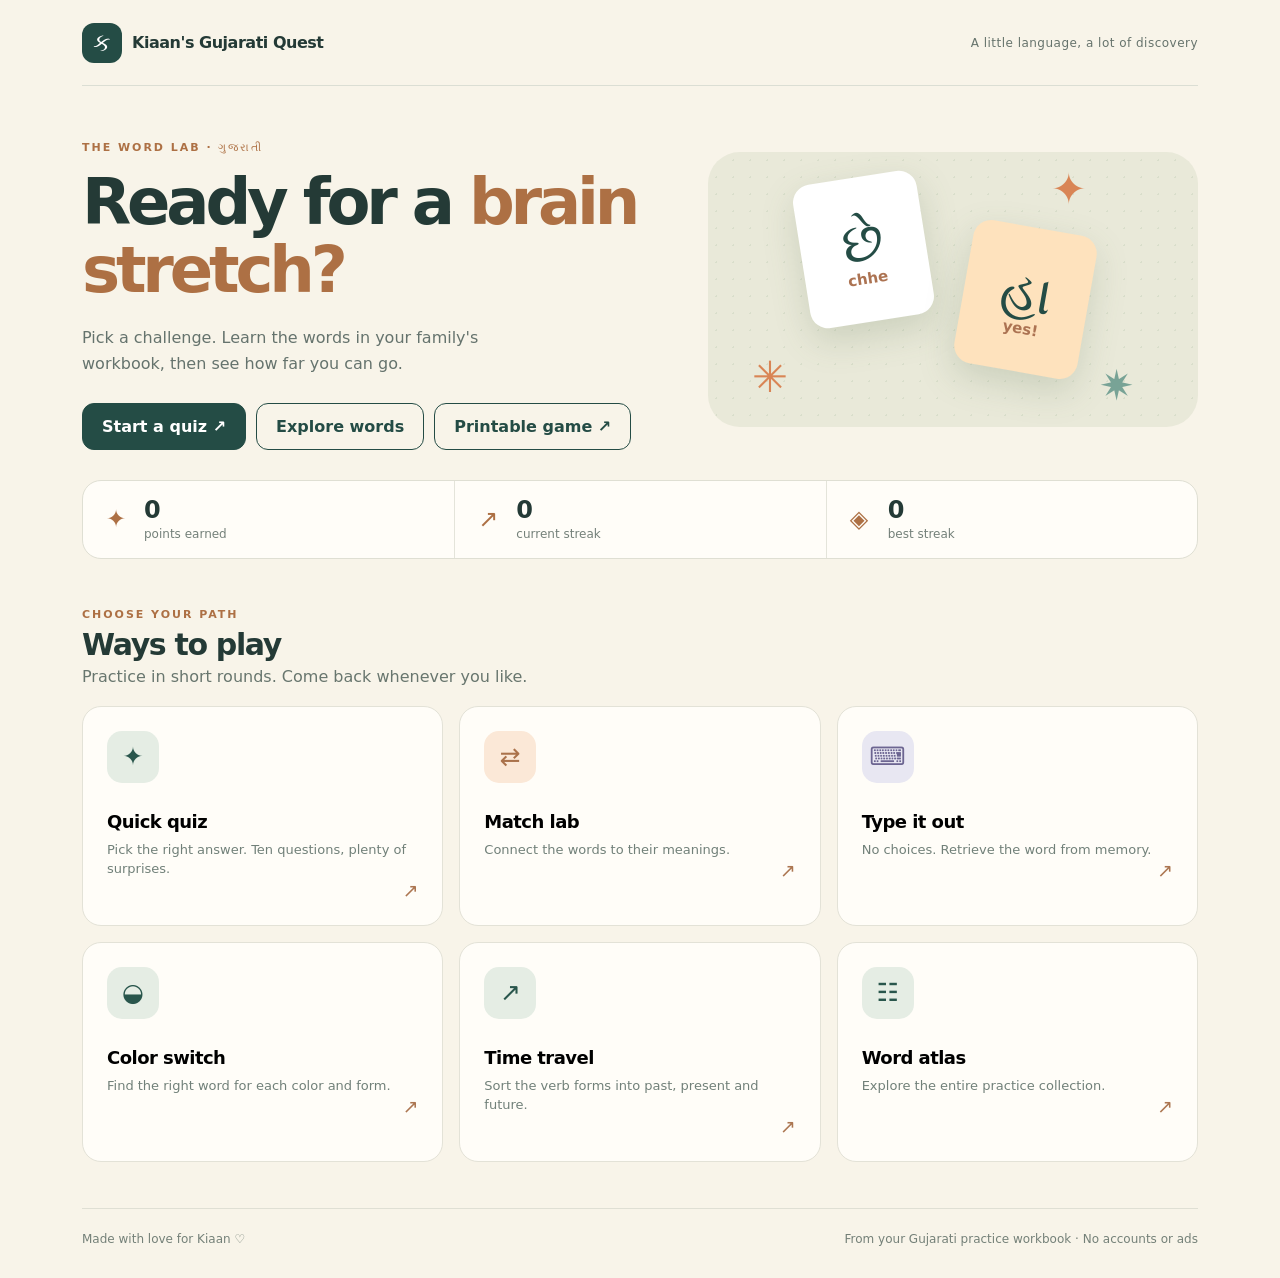
<file: index.html>
<!doctype html><html lang="en"><head><meta charset="utf-8"><meta name="viewport" content="width=device-width, initial-scale=1"><meta name="theme-color" content="#f8f4e9"><meta name="description" content="A clever Gujarati word game made for Kiaan. Practice quizzes, matching, colors and verb tenses."><title>Kiaan's Gujarati Quest</title><link rel="manifest" href="manifest.webmanifest"><link rel="icon" href="icon.svg" type="image/svg+xml"><link rel="stylesheet" href="style.css"><script src="content.js" defer></script><script src="app.js" defer></script></head><body><div class="shell"><header class="topbar"><div class="brand"><span class="logo" aria-hidden="true">ક</span><span>Kiaan's <b>Gujarati Quest</b></span></div><span class="top-note">A little language, a lot of discovery</span></header><main><section class="hero"><div><p class="eyebrow">THE WORD LAB · ગુજરાતી</p><h1>Ready for a <em>brain stretch?</em></h1><p>Pick a challenge. Learn the words in your family's workbook, then see how far you can go.</p><div class="hero-actions"><button class="primary" data-go="quiz">Start a quiz <span aria-hidden="true">↗</span></button><button class="secondary" data-go="library">Explore words</button><a class="secondary print-link" href="./print.html">Printable game ↗</a></div></div><div class="hero-art" aria-hidden="true"><span class="spark s1">✦</span><span class="spark s2">✳</span><div class="art-card a1">છે<span>chhe</span></div><div class="art-card a2">હા<span>yes!</span></div><span class="orbit">✷</span></div></section><section class="stats" aria-label="Your progress"><div><span class="stat-ico">✦</span><strong id="score">0</strong><small>points earned</small></div><div><span class="stat-ico">↗</span><strong id="streak">0</strong><small>current streak</small></div><div><span class="stat-ico">◈</span><strong id="best">0</strong><small>best streak</small></div></section><div id="app" aria-live="polite"></div></main><footer><span>Made with love for Kiaan ♡</span><span>From your Gujarati practice workbook · No accounts or ads</span></footer></div></body></html>
</file>
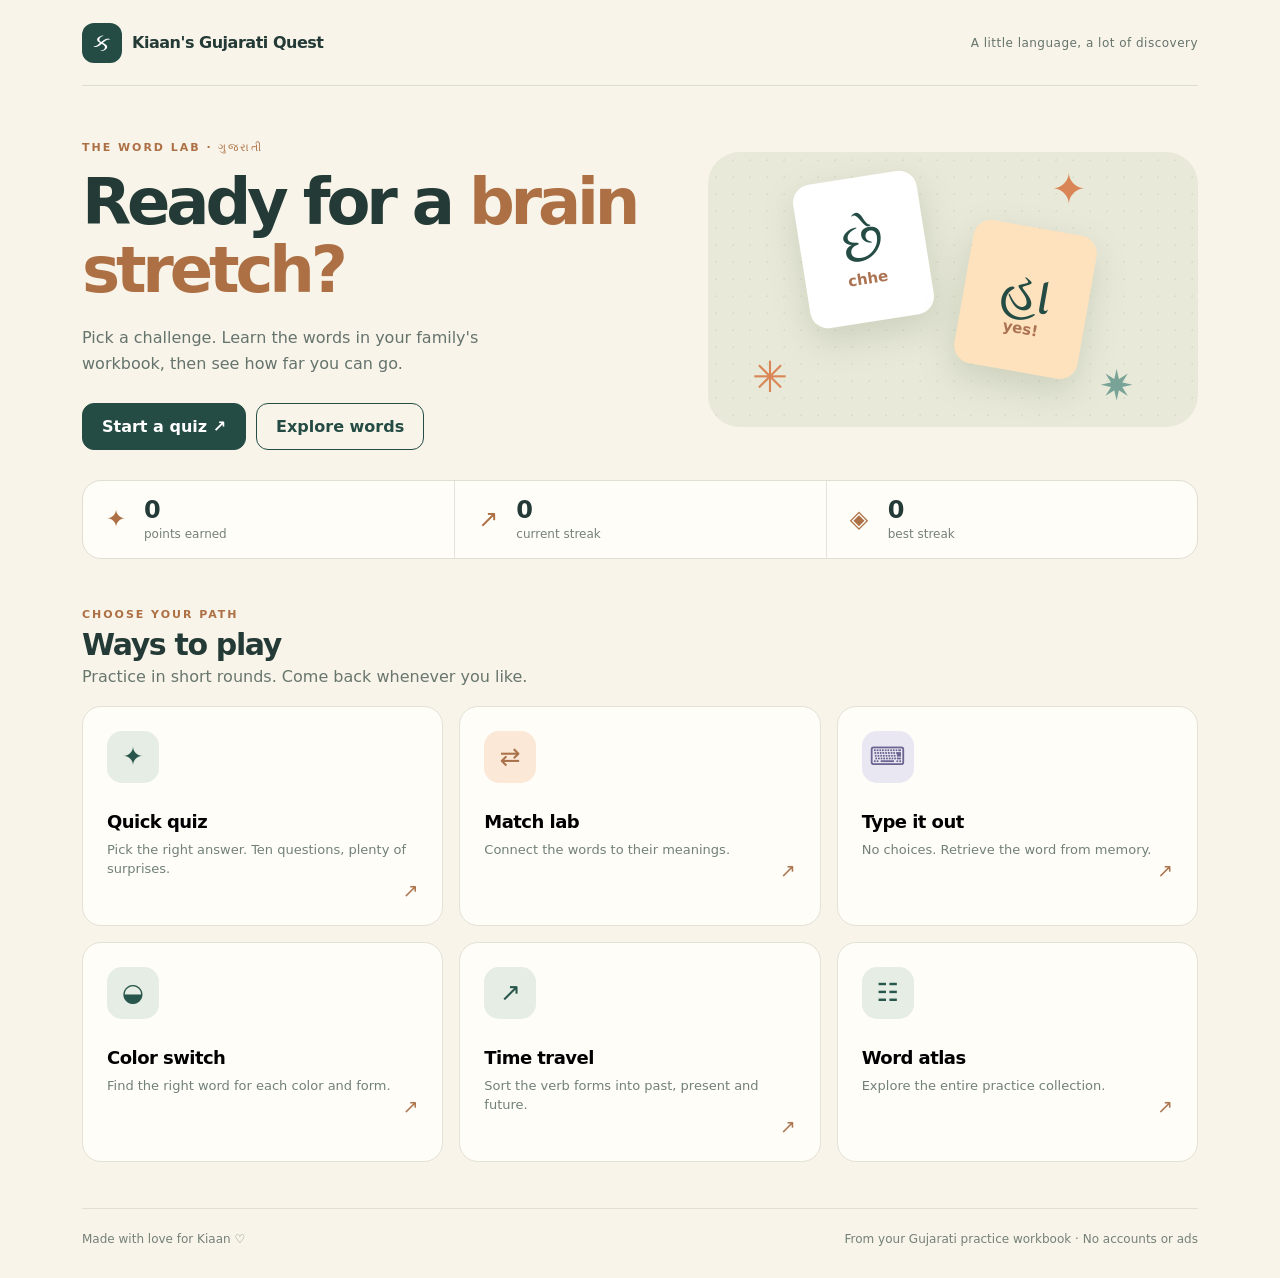
<file: 1-index.html>
<!doctype html><html lang="en"><head><meta charset="utf-8"><meta name="viewport" content="width=device-width, initial-scale=1"><meta name="theme-color" content="#f8f4e9"><meta name="description" content="A clever Gujarati word game made for Kiaan. Practice quizzes, matching, colors and verb tenses."><title>Kiaan's Gujarati Quest</title><link rel="manifest" href="manifest.webmanifest"><link rel="icon" href="icon.svg" type="image/svg+xml"><link rel="stylesheet" href="style.css"><script src="content.js" defer></script><script src="app.js" defer></script></head><body><div class="shell"><header class="topbar"><div class="brand"><span class="logo" aria-hidden="true">ક</span><span>Kiaan's <b>Gujarati Quest</b></span></div><span class="top-note">A little language, a lot of discovery</span></header><main><section class="hero"><div><p class="eyebrow">THE WORD LAB · ગુજરાતી</p><h1>Ready for a <em>brain stretch?</em></h1><p>Pick a challenge. Learn the words in your family's workbook, then see how far you can go.</p><div class="hero-actions"><button class="primary" data-go="quiz">Start a quiz <span aria-hidden="true">↗</span></button><button class="secondary" data-go="library">Explore words</button></div></div><div class="hero-art" aria-hidden="true"><span class="spark s1">✦</span><span class="spark s2">✳</span><div class="art-card a1">છે<span>chhe</span></div><div class="art-card a2">હા<span>yes!</span></div><span class="orbit">✷</span></div></section><section class="stats" aria-label="Your progress"><div><span class="stat-ico">✦</span><strong id="score">0</strong><small>points earned</small></div><div><span class="stat-ico">↗</span><strong id="streak">0</strong><small>current streak</small></div><div><span class="stat-ico">◈</span><strong id="best">0</strong><small>best streak</small></div></section><div id="app" aria-live="polite"></div></main><footer><span>Made with love for Kiaan ♡</span><span>From your Gujarati practice workbook · No accounts or ads</span></footer></div></body></html>
</file>
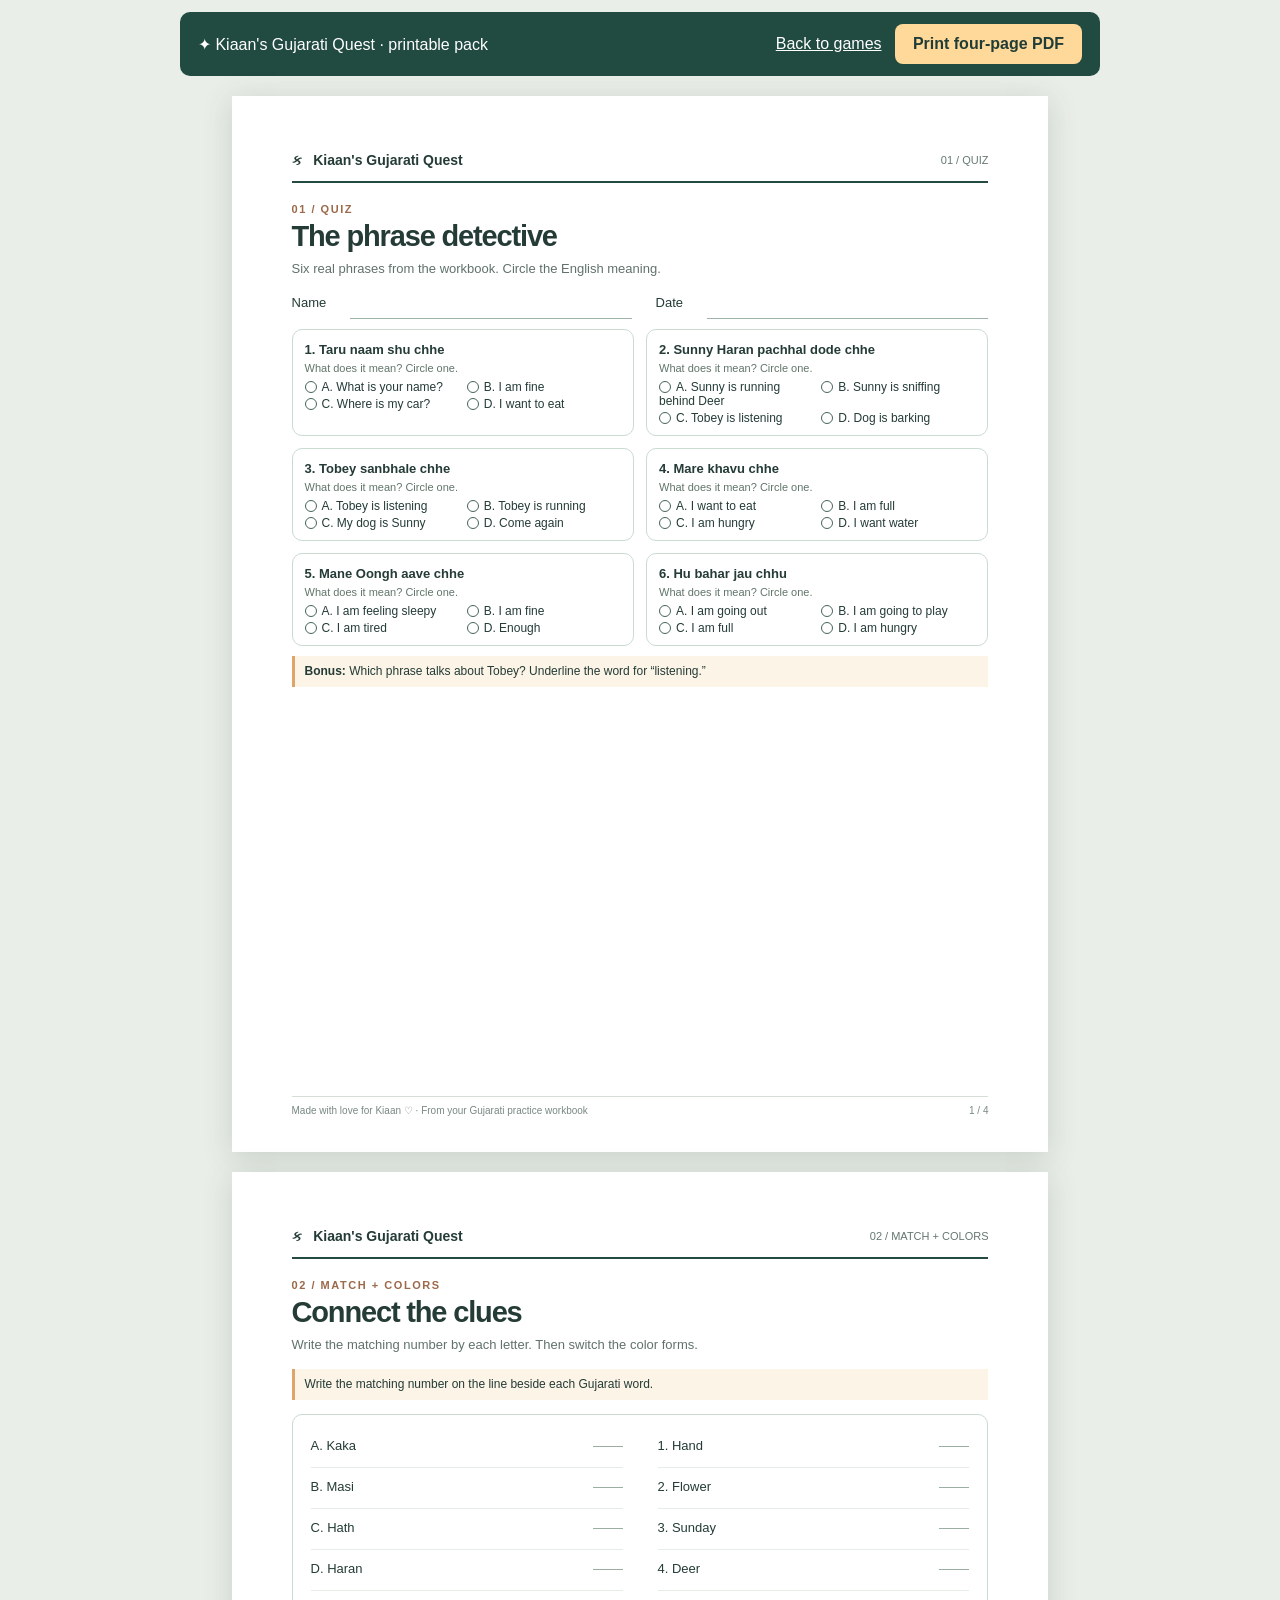
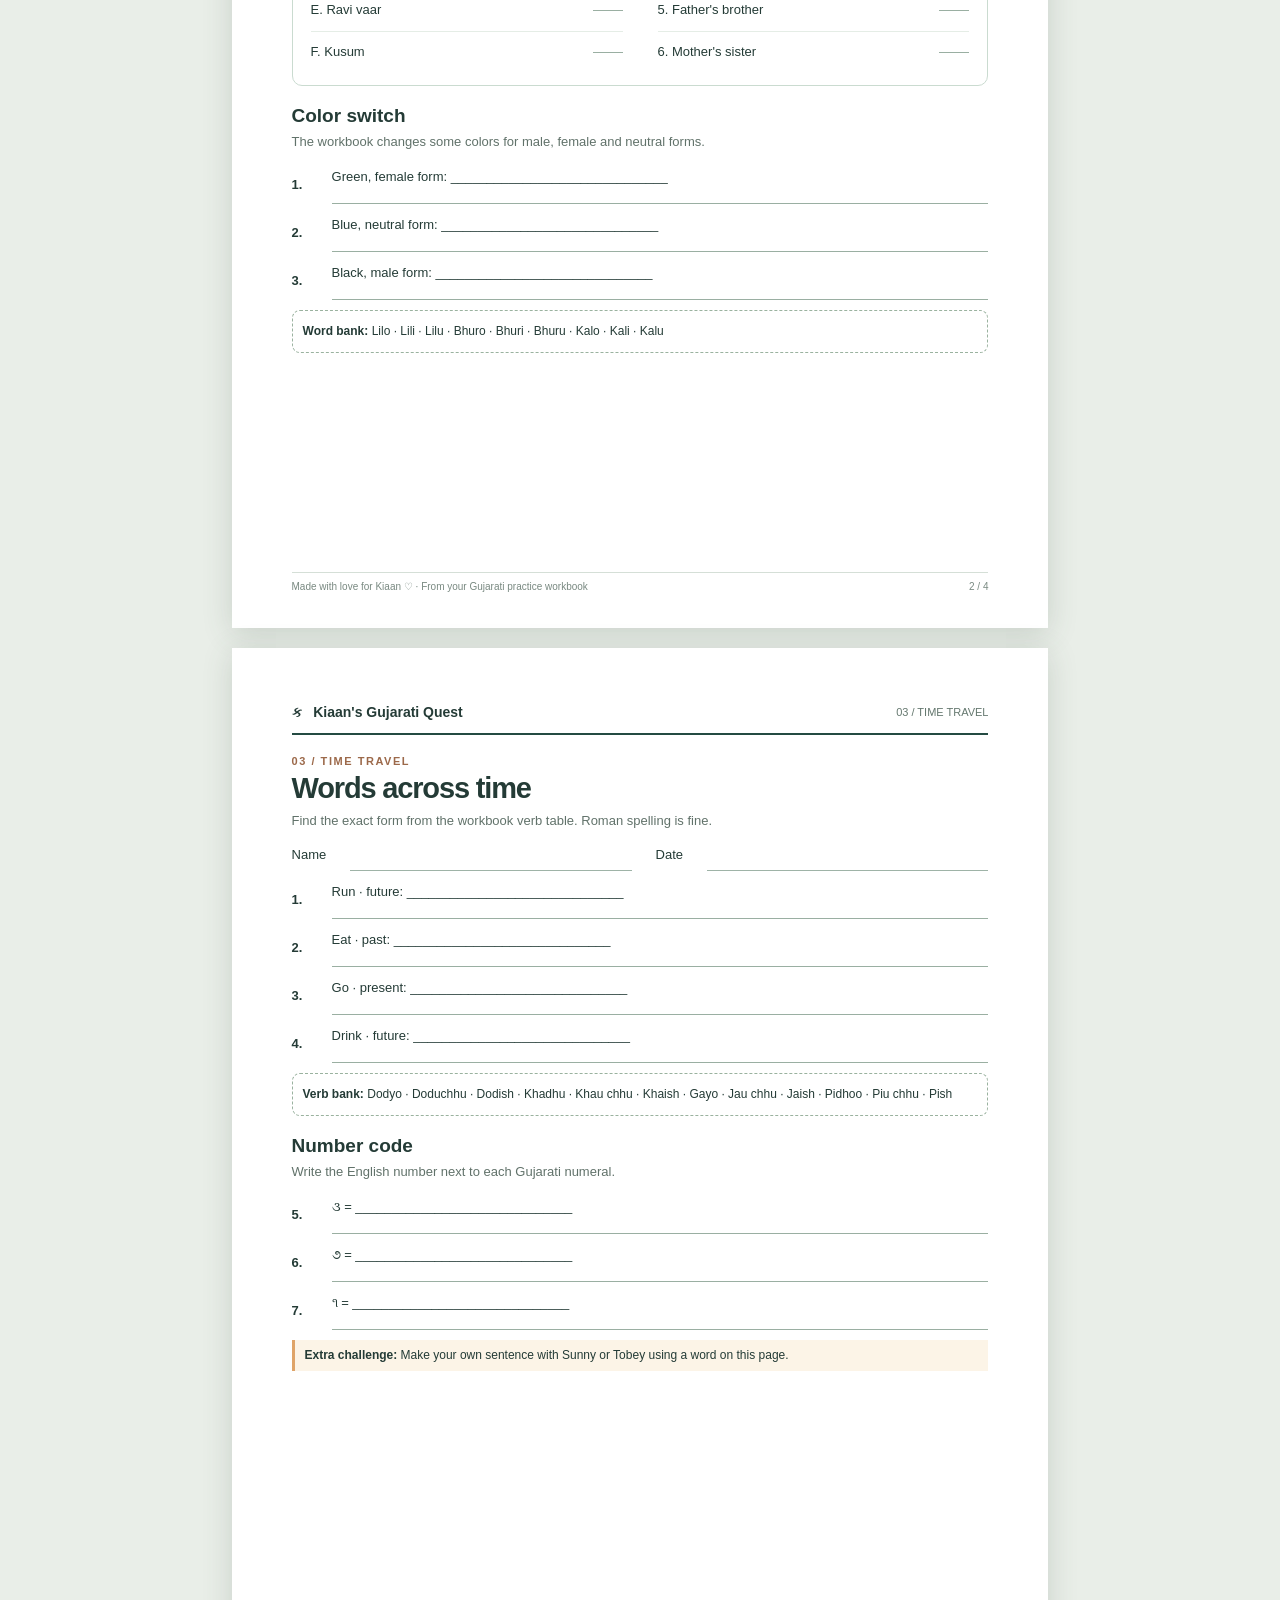
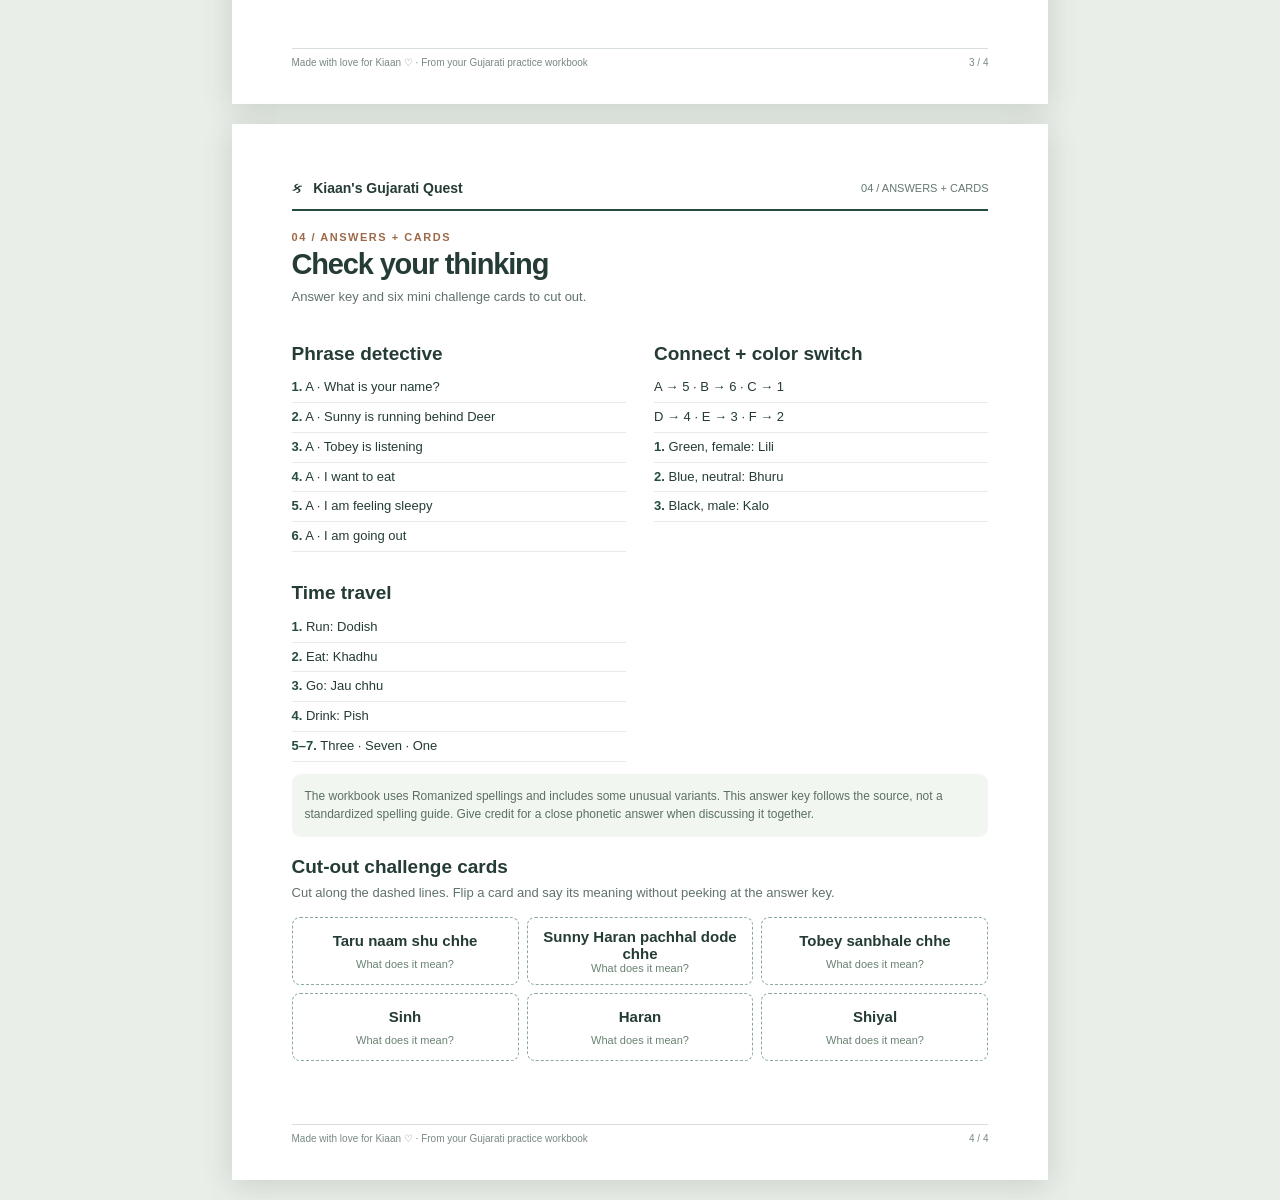
<file: print.html>
<!doctype html><html lang="en"><head><meta charset="utf-8"><meta name="viewport" content="width=device-width, initial-scale=1"><title>Kiaan's Gujarati Quest | Printable game</title><style>
:root{font-family:Arial,Helvetica,sans-serif;color:#243b36}*{box-sizing:border-box}body{margin:0;background:#e9eee8}.toolbar{max-width:920px;margin:12px auto;padding:12px 18px;background:#214a40;color:white;border-radius:10px;display:flex;align-items:center;justify-content:space-between;gap:10px}.toolbar a{color:white}.toolbar .print-button{display:inline-block;border:0;border-radius:8px;padding:11px 18px;background:#ffd99a;color:#203c36;font-weight:700;cursor:pointer;text-decoration:none}.sheet{width:8.5in;min-height:11in;margin:20px auto;padding:.58in .62in;background:white;box-shadow:0 5px 28px #40544630;position:relative;page-break-after:always}.sheet:last-child{page-break-after:auto}.mast{display:flex;justify-content:space-between;align-items:center;border-bottom:2px solid #244b42;padding-bottom:12px}.mast b{font-size:14px}.mast span{font-size:11px;color:#65786f}.eyebrow{margin:20px 0 4px;font-size:11px;letter-spacing:.14em;text-transform:uppercase;color:#9c694a;font-weight:700}h1{font-size:29px;letter-spacing:-.04em;margin:5px 0 7px}h2{font-size:19px;margin:19px 0 6px}p{font-size:13px;line-height:1.45}.sub{color:#61726a;margin:3px 0 14px}.line{height:1px;background:#cbd6d0}.name-row{display:flex;gap:24px;font-size:13px;margin:16px 0 10px}.name-row span{flex:1;border-bottom:1px solid #9eb3a7;min-height:24px}.qgrid{display:grid;grid-template-columns:1fr 1fr;gap:12px}.q{border:1px solid #cadbd0;border-radius:10px;padding:10px 12px;min-height:91px;break-inside:avoid}.q b{font-size:13px}.q small{display:block;color:#61756a;margin:4px 0;font-size:11px}.choices{display:grid;grid-template-columns:1fr 1fr;gap:3px 8px;margin-top:6px;font-size:12px}.choices span{white-space:normal}.bubble{display:inline-block;width:12px;height:12px;border:1.5px solid #45645a;border-radius:50%;vertical-align:middle;margin-right:5px}.instructions{border-left:3px solid #dfa469;padding:7px 10px;background:#fcf4e7;font-size:12px;margin:10px 0 14px}.pairbox{border:1px solid #cadbd0;border-radius:10px;padding:12px 18px;display:grid;grid-template-columns:1fr 1fr;gap:0 35px}.pairbox p{display:flex;align-items:center;justify-content:space-between;margin:0;min-height:41px;border-bottom:1px solid #e5ede6;font-size:13px}.pairbox p:nth-last-child(-n+2){border:0}.pairbox i{display:inline-block;width:30px;border-bottom:1px solid #9aafa2}.write-row{display:grid;grid-template-columns:30px 1fr;gap:10px;align-items:center;margin:5px 0 10px;font-size:13px}.write-row>div{border-bottom:1px solid #9aafa2;min-height:38px;padding-top:3px}.wordbank{padding:10px;border:1px dashed #9ab29f;border-radius:8px;font-size:12px;line-height:1.8}.foot{position:absolute;bottom:.37in;left:.62in;right:.62in;font-size:10px;color:#798981;border-top:1px solid #d5dfd7;padding-top:8px;display:flex;justify-content:space-between}.key-grid{display:grid;grid-template-columns:1fr 1fr;gap:8px 28px;font-size:13px;line-height:1.45}.key-grid p{margin:0;padding:5px 0;border-bottom:1px solid #e5ece5}.key-grid b{color:#244b42}.note{font-size:12px;color:#5b7065;background:#f2f6f0;padding:13px;border-radius:9px;line-height:1.55}.card-grid{display:grid;grid-template-columns:repeat(3,1fr);gap:8px;margin:10px 0}.card{height:68px;border:1.5px dashed #8aab98;border-radius:8px;display:grid;place-items:center;text-align:center;padding:10px;font-size:15px;font-weight:700;break-inside:avoid}.card small{font-size:11px;font-weight:400;color:#698272}.print-extras{display:none}@media(max-width:900px){.sheet{width:min(8.5in,100%);margin:12px auto;padding:32px 24px}.toolbar{margin:0;border-radius:0}.foot{left:24px;right:24px}}@media(max-width:600px){.qgrid,.key-grid{grid-template-columns:1fr}.card-grid{grid-template-columns:repeat(2,1fr)}.sheet{min-height:0;padding-bottom:70px}.foot{bottom:18px}.toolbar{font-size:12px}}@page{size:letter;margin:.5in}@media print{html,body,main{margin:0;padding:0}body{background:white}.toolbar{display:none}.sheet{display:block;position:relative;width:auto;height:auto;min-height:9.6in;margin:0;padding:0;box-shadow:none;overflow:visible;break-inside:auto;page-break-inside:auto;break-before:auto;page-break-before:auto;break-after:page;page-break-after:always}.sheet:last-child{break-after:auto;page-break-after:auto}.qgrid,.key-grid{grid-template-columns:1fr 1fr}.card-grid{grid-template-columns:repeat(3,1fr)}.foot{position:absolute;display:flex;left:0;right:0;bottom:0}button{display:none}}
</style></head><body><div class="toolbar"><span>✦ Kiaan's Gujarati Quest · printable pack</span><div><a href="./">Back to games</a> &nbsp; <a class="print-button" href="https://drive.google.com/file/d/1RoGqha-FG21DW2GLYvZslNWpG9IBpmnW/view?usp=drivesdk&amp;authuser=amitshahjc%40gmail.com">Print four-page PDF</a></div></div><main id="pack"></main><script src="content.js"></script><script>
const D=window.WORKBOOK,esc=s=>String(s).replace(/[&<>"']/g,c=>({'&':'&amp;','<':'&lt;','>':'&gt;','"':'&quot;',"'":'&#39;'}[c]));const wrap=(section,title,intro,body,n)=>`<section class="sheet"><div class="mast"><b>ક &nbsp; Kiaan's Gujarati Quest</b><span>${section}</span></div><div class="eyebrow">${section}</div><h1>${title}</h1><p class="sub">${intro}</p>${body}<div class="foot"><span>Made with love for Kiaan ♡ · From your Gujarati practice workbook</span><span>${n} / 4</span></div></section>`;
const phrases=[D.phrases[0],D.phrases.find(x=>x.gu.startsWith('Sunny Haran')),D.phrases.find(x=>x.gu.startsWith('Tobey')),D.phrases.find(x=>x.gu==='Mare khavu chhe'),D.phrases.find(x=>x.gu==='Mane Oongh aave chhe'),D.phrases.find(x=>x.gu==='Hu bahar jau chhu')];const options=[['What is your name?','I am fine','Where is my car?','I want to eat'],['Sunny is running behind Deer','Sunny is sniffing','Tobey is listening','Dog is barking'],['Tobey is listening','Tobey is running','My dog is Sunny','Come again'],['I want to eat','I am full','I am hungry','I want water'],['I am feeling sleepy','I am fine','I am tired','Enough'],['I am going out','I am going to play','I am full','I am hungry']];let mc=phrases.map((x,i)=>`<div class="q"><b>${i+1}. ${esc(x.gu)}</b><small>What does it mean? Circle one.</small><div class="choices">${options[i].map((a,j)=>`<span><i class="bubble"></i>${'ABCD'[j]}. ${esc(a)}</span>`).join('')}</div></div>`).join('');let page1=wrap('01 / QUIZ','The phrase detective','Six real phrases from the workbook. Circle the English meaning.','<div class="name-row">Name <span></span> Date <span></span></div><div class="qgrid">'+mc+'</div><p class="instructions"><b>Bonus:</b> Which phrase talks about Tobey? Underline the word for “listening.”</p>',1);
let left=[['A','Kaka'],['B','Masi'],['C','Hath'],['D','Haran'],['E','Ravi vaar'],['F','Kusum']],right=[['1','Hand'],['2','Flower'],['3','Sunday'],['4','Deer'],['5',"Father's brother"],['6',"Mother's sister"]];let pairs='<div class="pairbox">'+left.map((x,i)=>`<p>${x[0]}. ${x[1]} <i></i></p><p>${right[i][0]}. ${right[i][1]} <i></i></p>`).join('')+'</div>';let colors=D.colors.filter(x=>['Green','Blue','Black'].includes(x.en));let questions=colors.map((x,i)=>`<div class="write-row"><b>${i+1}.</b><div>${x.en}, ${['female','neutral','male'][i]} form: ______________________________</div></div>`).join('');let page2=wrap('02 / MATCH + COLORS','Connect the clues','Write the matching number by each letter. Then switch the color forms.',`<p class="instructions">Write the matching number on the line beside each Gujarati word.</p>${pairs}<h2>Color switch</h2><p class="sub">The workbook changes some colors for male, female and neutral forms.</p>${questions}<div class="wordbank"><b>Word bank:</b> ${[...new Set(colors.flatMap(x=>[x.male,x.female,x.neutral]))].join(' · ')}</div>`,2);
let v=D.verbs.filter(x=>['Run','Eat','Go','Drink'].includes(x.en));let tense=v.map((x,i)=>`<div class="write-row"><b>${i+1}.</b><div>${x.en} · ${['future','past','present','future'][i]}: ______________________________</div></div>`).join('');let nums=D.numbers.slice(0,8);let numberQuestions=[['૩','Three'],['૭','Seven'],['૧','One']];let page3=wrap('03 / TIME TRAVEL','Words across time','Find the exact form from the workbook verb table. Roman spelling is fine.',`<div class="name-row">Name <span></span> Date <span></span></div>${tense}<div class="wordbank"><b>Verb bank:</b> ${v.flatMap(x=>[x.past,x.present,x.future]).join(' · ')}</div><h2>Number code</h2><p class="sub">Write the English number next to each Gujarati numeral.</p>${numberQuestions.map((x,i)=>`<div class="write-row"><b>${i+5}.</b><div>${x[0]} = ______________________________</div></div>`).join('')}<p class="instructions"><b>Extra challenge:</b> Make your own sentence with Sunny or Tobey using a word on this page.</p>`,3);
let answers=`<div class="key-grid"><div><h2>Phrase detective</h2>${phrases.map((x,i)=>`<p><b>${i+1}.</b> ${'ABCD'[options[i].indexOf(x.en)]} · ${esc(x.en)}</p>`).join('')}</div><div><h2>Connect + color switch</h2><p>A → 5 · B → 6 · C → 1</p><p>D → 4 · E → 3 · F → 2</p>${colors.map((x,i)=>`<p><b>${i+1}.</b> ${x.en}, ${['female','neutral','male'][i]}: ${esc(x[['female','neutral','male'][i]])}</p>`).join('')}</div><div><h2>Time travel</h2>${v.map((x,i)=>`<p><b>${i+1}.</b> ${x.en}: ${esc(x[['future','past','present','future'][i]])}</p>`).join('')}<p><b>5–7.</b> Three · Seven · One</p></div></div><p class="note">The workbook uses Romanized spellings and includes some unusual variants. This answer key follows the source, not a standardized spelling guide. Give credit for a close phonetic answer when discussing it together.</p><h2>Cut-out challenge cards</h2><p class="sub">Cut along the dashed lines. Flip a card and say its meaning without peeking at the answer key.</p><div class="card-grid">${[...phrases.slice(0,3),...D.animals.slice(-3)].map(x=>`<div class="card">${esc(x.gu)}<small>What does it mean?</small></div>`).join('')}</div>`;let page4=wrap('04 / ANSWERS + CARDS','Check your thinking','Answer key and six mini challenge cards to cut out.',answers,4);document.querySelector('#pack').innerHTML=page1+page2+page3+page4;
</script></body></html>
</file>
<file: style.css>
:root{font-family:Inter,ui-sans-serif,system-ui,-apple-system,"Segoe UI",sans-serif;color:#243a36;background:#f8f4e9;font-synthesis:none}*{box-sizing:border-box}body{margin:0}button,input,select{font:inherit}button{cursor:pointer}button:focus-visible,input:focus-visible,select:focus-visible{outline:3px solid #ed9e67;outline-offset:3px}.shell{max-width:1180px;margin:auto;padding:0 32px}.topbar{height:86px;display:flex;align-items:center;justify-content:space-between;border-bottom:1px solid #dbded4;gap:16px}.brand{display:flex;align-items:center;gap:10px;font-weight:600;font-size:16px;letter-spacing:-.03em}.logo{width:40px;height:40px;border-radius:12px;background:#244c45;color:#fff;display:grid;place-items:center;font-size:25px}.top-note{font-size:12px;letter-spacing:.04em;color:#66736c}.hero{display:grid;grid-template-columns:1.1fr .9fr;align-items:center;min-height:390px;padding:44px 0 30px;gap:26px}.eyebrow,.section-label{letter-spacing:.18em;text-transform:uppercase;font-size:11px;font-weight:800;color:#ad7044}.hero h1{font-size:clamp(38px,5vw,67px);line-height:1.07;max-width:650px;letter-spacing:-.065em;margin:14px 0 20px}.hero h1 em{font-style:normal;color:#ad7044}.hero p:not(.eyebrow){max-width:470px;color:#65736d;line-height:1.65;font-size:16px}.hero-actions{display:flex;gap:10px;margin-top:25px;flex-wrap:wrap}.primary,.secondary,.small-btn{border-radius:12px;padding:13px 19px;min-height:46px;font-weight:700;border:1px solid #244c45}.primary{background:#244c45;color:#fff}.primary:hover{background:#346d61}.secondary,.small-btn{background:transparent;color:#244c45}.secondary:hover,.small-btn:hover{background:#e6ede5}.hero-art{position:relative;height:275px;border-radius:32px;background:#e9e9d9;overflow:hidden;background-image:radial-gradient(#d9decb 1px,transparent 1px);background-size:17px 17px}.art-card{position:absolute;background:white;box-shadow:0 13px 35px #5b725135;border-radius:18px;min-width:125px;height:145px;display:flex;align-items:center;justify-content:center;flex-direction:column;font-size:54px;font-weight:700;transform:rotate(-9deg);left:19%;top:25px;color:#244c45}.art-card span{font-size:15px;font-weight:600;margin-top:-5px;color:#ac7352}.art-card.a2{left:52%;top:75px;transform:rotate(10deg);background:#fee2bd}.spark{position:absolute;color:#d98555;font-size:43px}.s1{left:70%;top:12px}.s2{left:9%;bottom:25px}.orbit{position:absolute;right:13%;bottom:17px;font-size:42px;color:#78a396}.stats{display:grid;grid-template-columns:repeat(3,1fr);border:1px solid #dfdfd3;background:#fffdf8;border-radius:19px;overflow:hidden;margin-bottom:44px}.stats>div{padding:17px 23px;display:grid;grid-template-columns:28px 1fr;grid-template-rows:auto auto;column-gap:10px}.stats>div+div{border-left:1px solid #e4e4da}.stat-ico{grid-row:1/3;align-self:center;color:#ad7044;font-size:24px}.stats strong{font-size:24px;line-height:1}.stats small{font-size:12px;color:#748079;margin-top:5px}.section-head{display:flex;justify-content:space-between;align-items:end;gap:12px;margin:0 0 20px}.section-head h2,.game-head h2{font-size:30px;letter-spacing:-.045em;margin:5px 0}.section-head p{color:#68766e;margin:0}.mode-grid{display:grid;grid-template-columns:repeat(3,1fr);gap:16px;margin-bottom:46px}.mode{border:1px solid #e3e2d7;background:#fffdf8;border-radius:19px;text-align:left;padding:24px;min-height:218px;display:flex;flex-direction:column;transition:transform .15s,border-color .15s}.mode:hover{transform:translateY(-3px);border-color:#a0bbb0}.mode-icon{display:grid;place-items:center;width:52px;height:52px;border-radius:15px;background:#e5ede4;font-size:25px;color:#29564c;margin-bottom:28px}.mode:nth-child(2) .mode-icon{background:#fbe8d7;color:#aa724b}.mode:nth-child(3) .mode-icon{background:#e8e7f2;color:#6c6591}.mode b{font-size:18px;letter-spacing:-.03em}.mode small{font-size:13px;color:#718079;line-height:1.5;margin-top:8px}.mode .arrow{margin-left:auto;font-size:19px;color:#ac7651}.game-panel{background:#fffdf8;border:1px solid #e2e3d8;border-radius:20px;padding:26px;margin-bottom:46px}.game-head{display:flex;align-items:center;justify-content:space-between;gap:15px;margin-bottom:18px}.game-head .small-btn{padding:9px 14px;min-height:42px}.game-description{color:#69766f;line-height:1.55;margin:0 0 20px}.controls{display:flex;align-items:center;gap:10px;flex-wrap:wrap;margin:0 0 20px}.controls label{font-weight:650;font-size:13px}.controls select{min-height:44px;padding:9px 32px 9px 12px;border:1px solid #cbd8ce;background:white;color:#244c45;border-radius:10px;max-width:100%}.progress-line{background:#e8ede6;height:7px;border-radius:10px;overflow:hidden;margin:20px 0}.progress-line>div{height:100%;background:#77aa8f;transition:width .25s}.meta{display:flex;justify-content:space-between;color:#77847d;font-size:13px;font-weight:650;gap:10px}.prompt-card{padding:25px;background:#edf3e9;border-radius:16px;margin:18px 0}.prompt-card small{display:block;color:#667971;font-size:12px;font-weight:750;text-transform:uppercase;letter-spacing:.12em;margin-bottom:10px}.prompt-card strong{font-size:clamp(23px,4vw,34px);line-height:1.2;overflow-wrap:anywhere}.options{display:grid;grid-template-columns:repeat(2,minmax(0,1fr));gap:10px}.option,.tile{background:white;border:1.5px solid #d9dfd6;border-radius:12px;color:#26423b;min-height:60px;padding:13px 15px;text-align:left;font-weight:650;overflow-wrap:anywhere;line-height:1.35}.option:hover:not(:disabled),.tile:hover:not(:disabled){border-color:#77a997;background:#f3faf4}.option:disabled,.tile:disabled{cursor:default}.option.correct,.tile.matched{background:#e4f5e9;border-color:#6eac7b}.option.wrong,.tile.wrong{background:#fff0ea;border-color:#dc8e72}.feedback{padding:13px 17px;border-radius:12px;background:#e8f2e9;margin:17px 0;font-size:14px;line-height:1.5}.feedback.try{background:#fff0e5}.next-row{margin-top:15px;display:flex;gap:10px;flex-wrap:wrap}.pair-grid{margin-top:18px;display:grid;grid-template-columns:repeat(2,minmax(0,1fr));gap:10px}.pair-col{display:flex;flex-direction:column;gap:10px;min-width:0}.tile.selected{background:#e4edfb;border-color:#618bc2}.tile.matched{opacity:.65}.typed{width:100%;min-height:52px;border:1.5px solid #b8c9be;border-radius:11px;padding:10px 15px;color:#203f37;background:white}.hint{font-size:13px;color:#7b857d;margin:8px 0}.swatch{width:20px;height:20px;border-radius:50%;display:inline-block;vertical-align:middle;margin-right:8px;border:1px solid #0002}.library-grid{display:grid;grid-template-columns:repeat(2,minmax(0,1fr));gap:10px}.word-row{background:#fff;border:1px solid #e6e8df;border-radius:11px;padding:12px 16px;display:flex;justify-content:space-between;gap:12px;align-items:center}.word-row b{overflow-wrap:anywhere}.word-row small{color:#6b796f;text-align:right;overflow-wrap:anywhere}.note{padding:14px;border-left:3px solid #d69560;background:#fbf1e3;border-radius:0 9px 9px 0;margin:8px 0;line-height:1.5}footer{display:flex;justify-content:space-between;gap:16px;border-top:1px solid #dfdfd4;color:#748078;font-size:12px;padding:23px 0 32px;flex-wrap:wrap}@media(max-width:700px){.shell{padding:0 18px}.topbar{height:66px}.top-note{display:none}.hero{grid-template-columns:1fr;padding:29px 0 20px;gap:22px}.hero h1{font-size:42px;margin:11px 0}.hero p:not(.eyebrow){font-size:14px}.hero-art{height:165px}.art-card{width:105px;min-width:0;height:110px;font-size:42px;left:21%;top:14px}.art-card.a2{left:55%;top:36px}.stats{margin-bottom:31px}.stats>div{padding:14px 8px;grid-template-columns:1fr;text-align:center}.stat-ico{grid-row:auto;font-size:18px}.stats strong{font-size:22px}.stats small{font-size:10px}.mode-grid{grid-template-columns:1fr;gap:10px;margin-bottom:35px}.mode{min-height:100px;padding:14px;display:grid;grid-template-columns:45px 1fr 20px;grid-template-rows:30px auto;column-gap:12px}.mode-icon{grid-row:1/3;width:42px;height:42px;font-size:21px;margin:0}.mode b{align-self:end}.mode small{grid-column:2;line-height:1.35;margin:2px 0 0}.mode .arrow{grid-column:3;grid-row:1/3;align-self:center}.game-panel{padding:17px;margin-bottom:35px}.game-head h2{font-size:26px}.section-head h2{font-size:27px}.options,.library-grid{grid-template-columns:1fr}.pair-grid{gap:8px}.tile{min-height:65px;padding:9px;font-size:12px}.word-row{font-size:13px}.word-row small{font-size:12px}}@media(max-width:345px){.hero h1{font-size:36px}.brand{font-size:14px}.stats small{font-size:9px}}

.print-link{display:inline-flex;align-items:center;text-decoration:none}.print-link:hover{background:#e6ede5}
</file>
